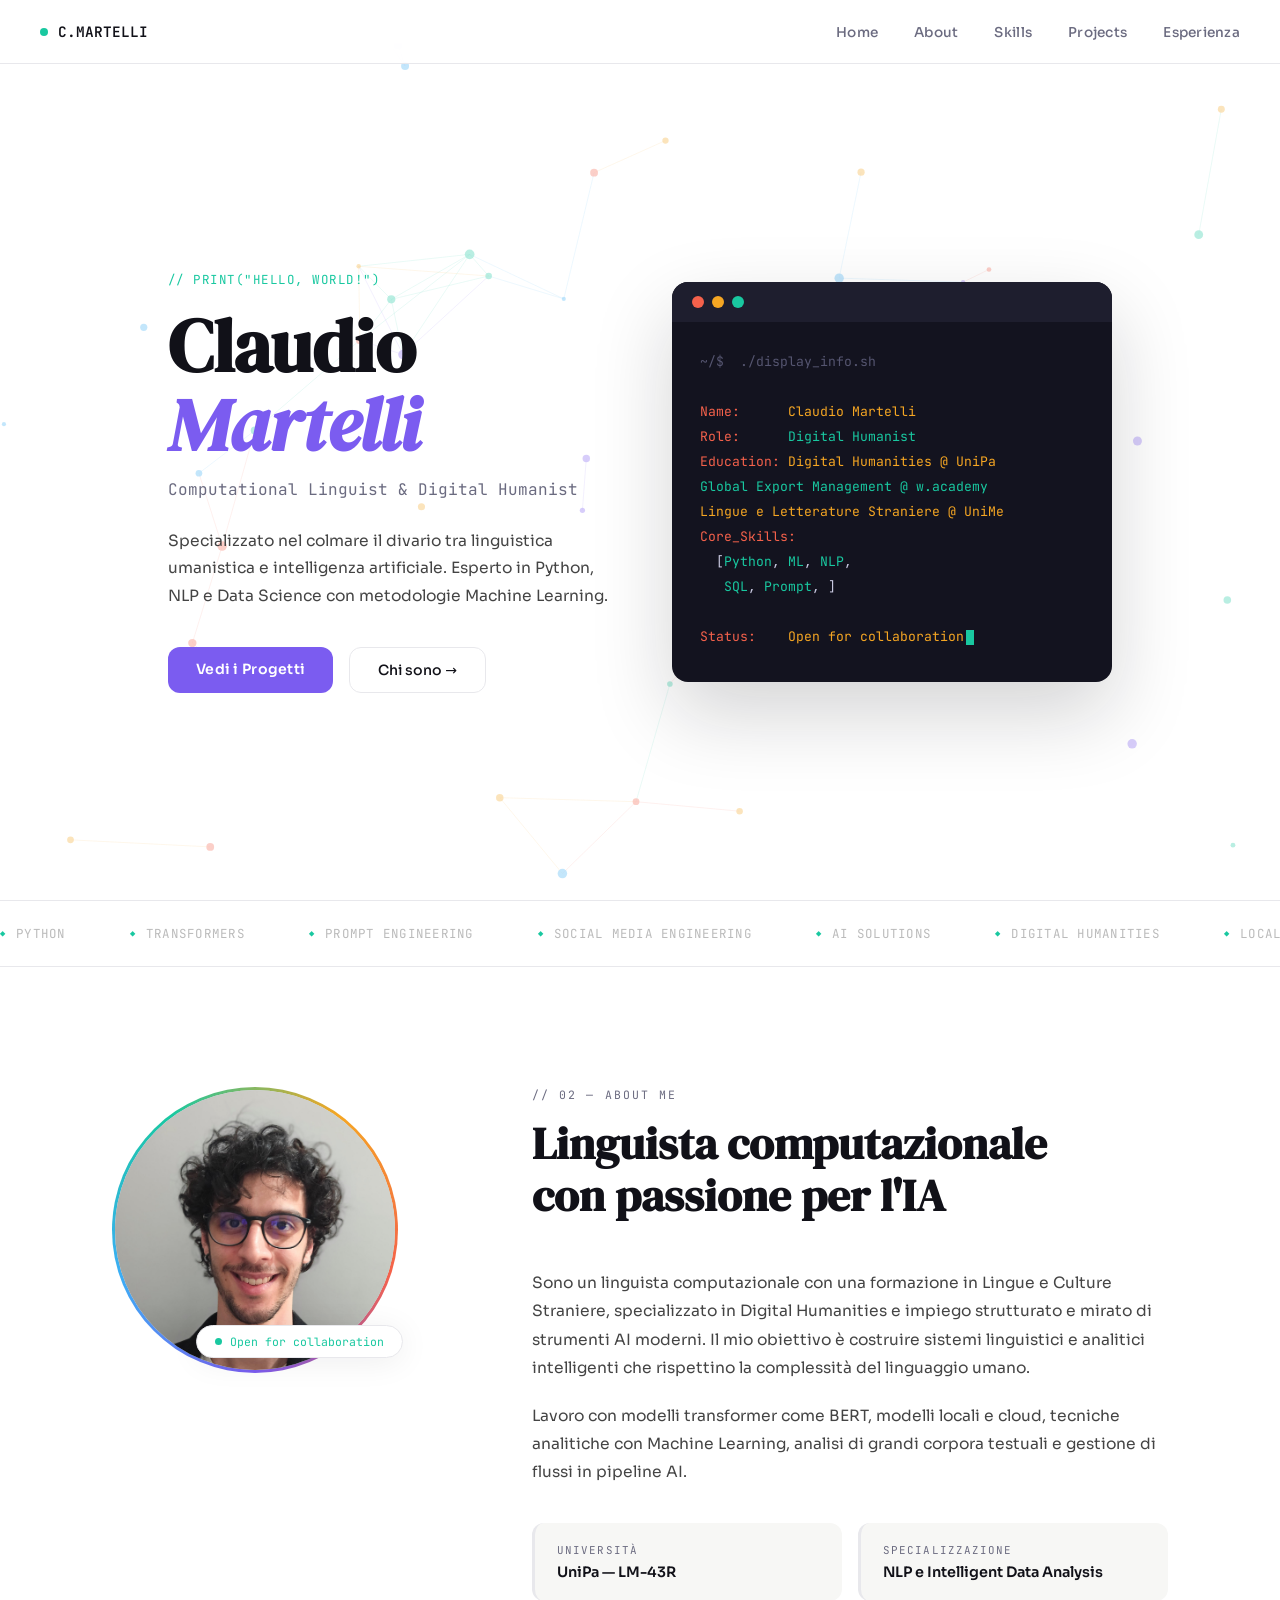
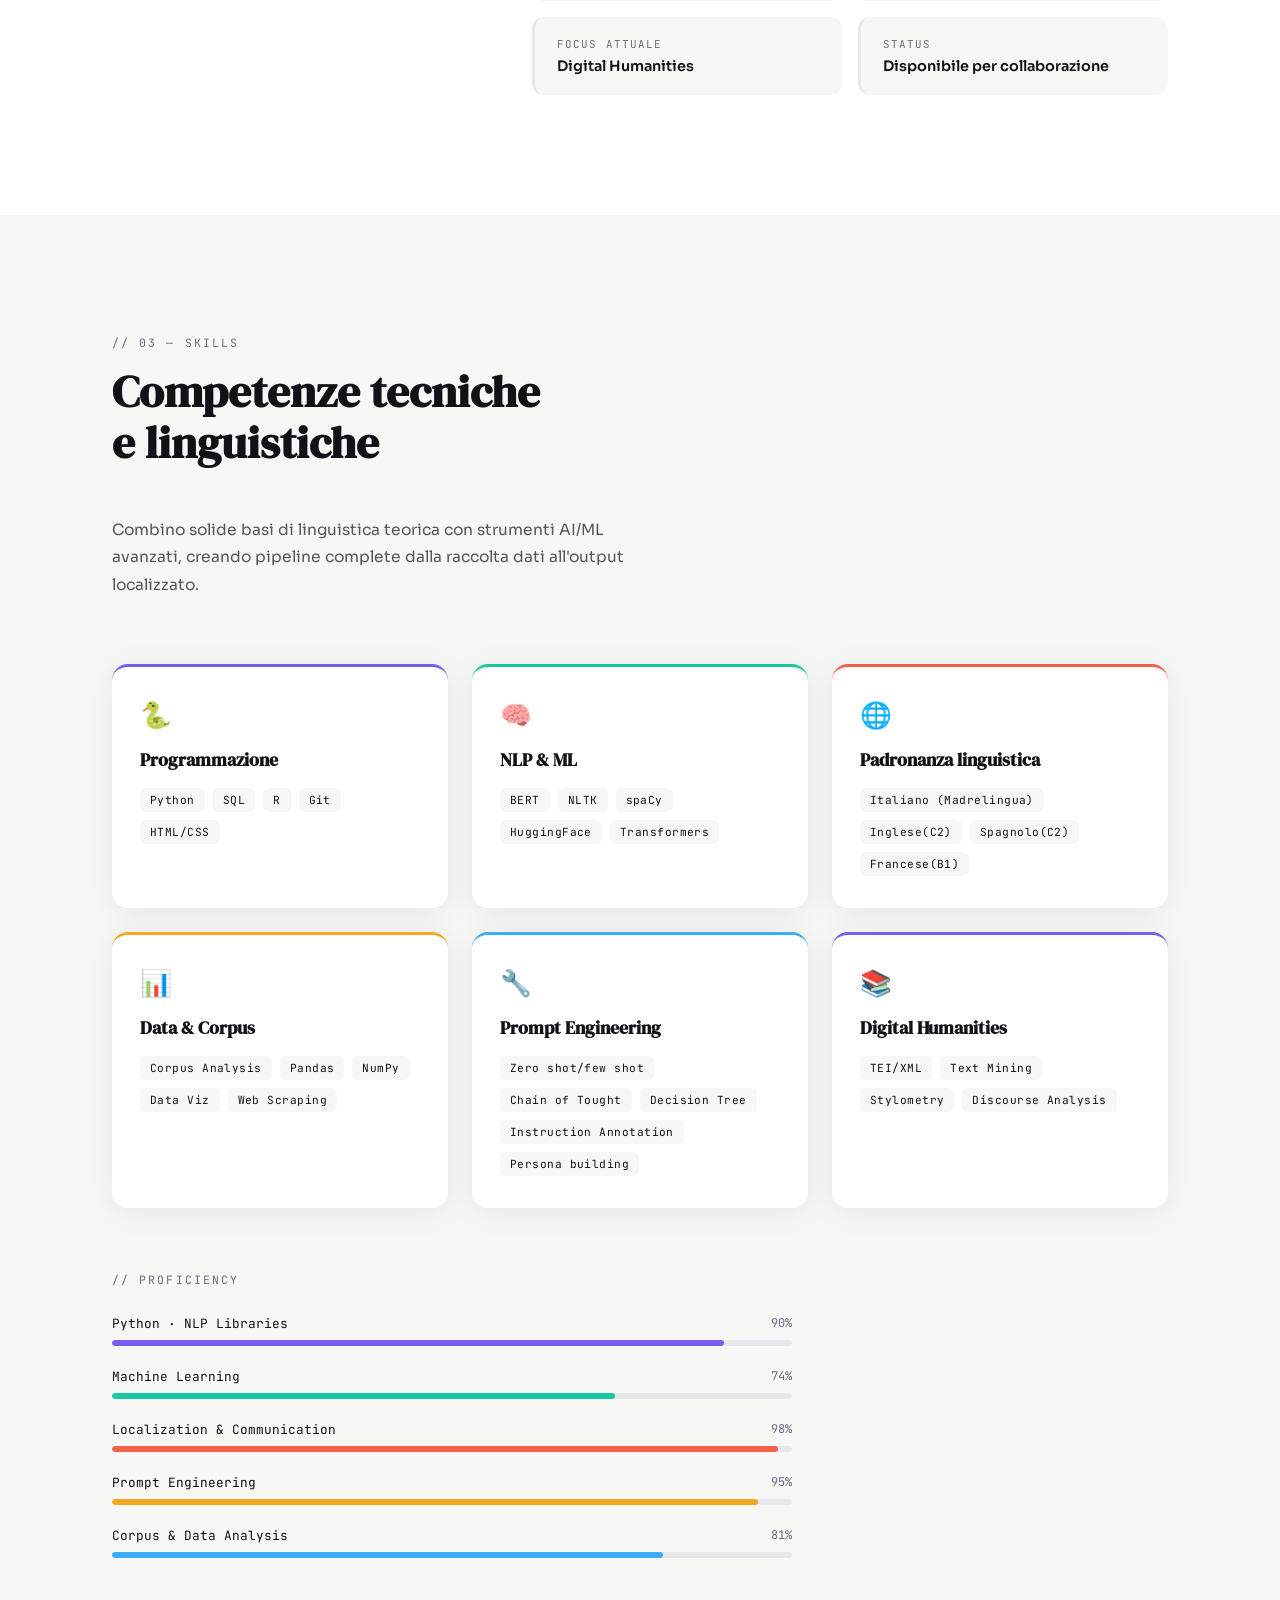
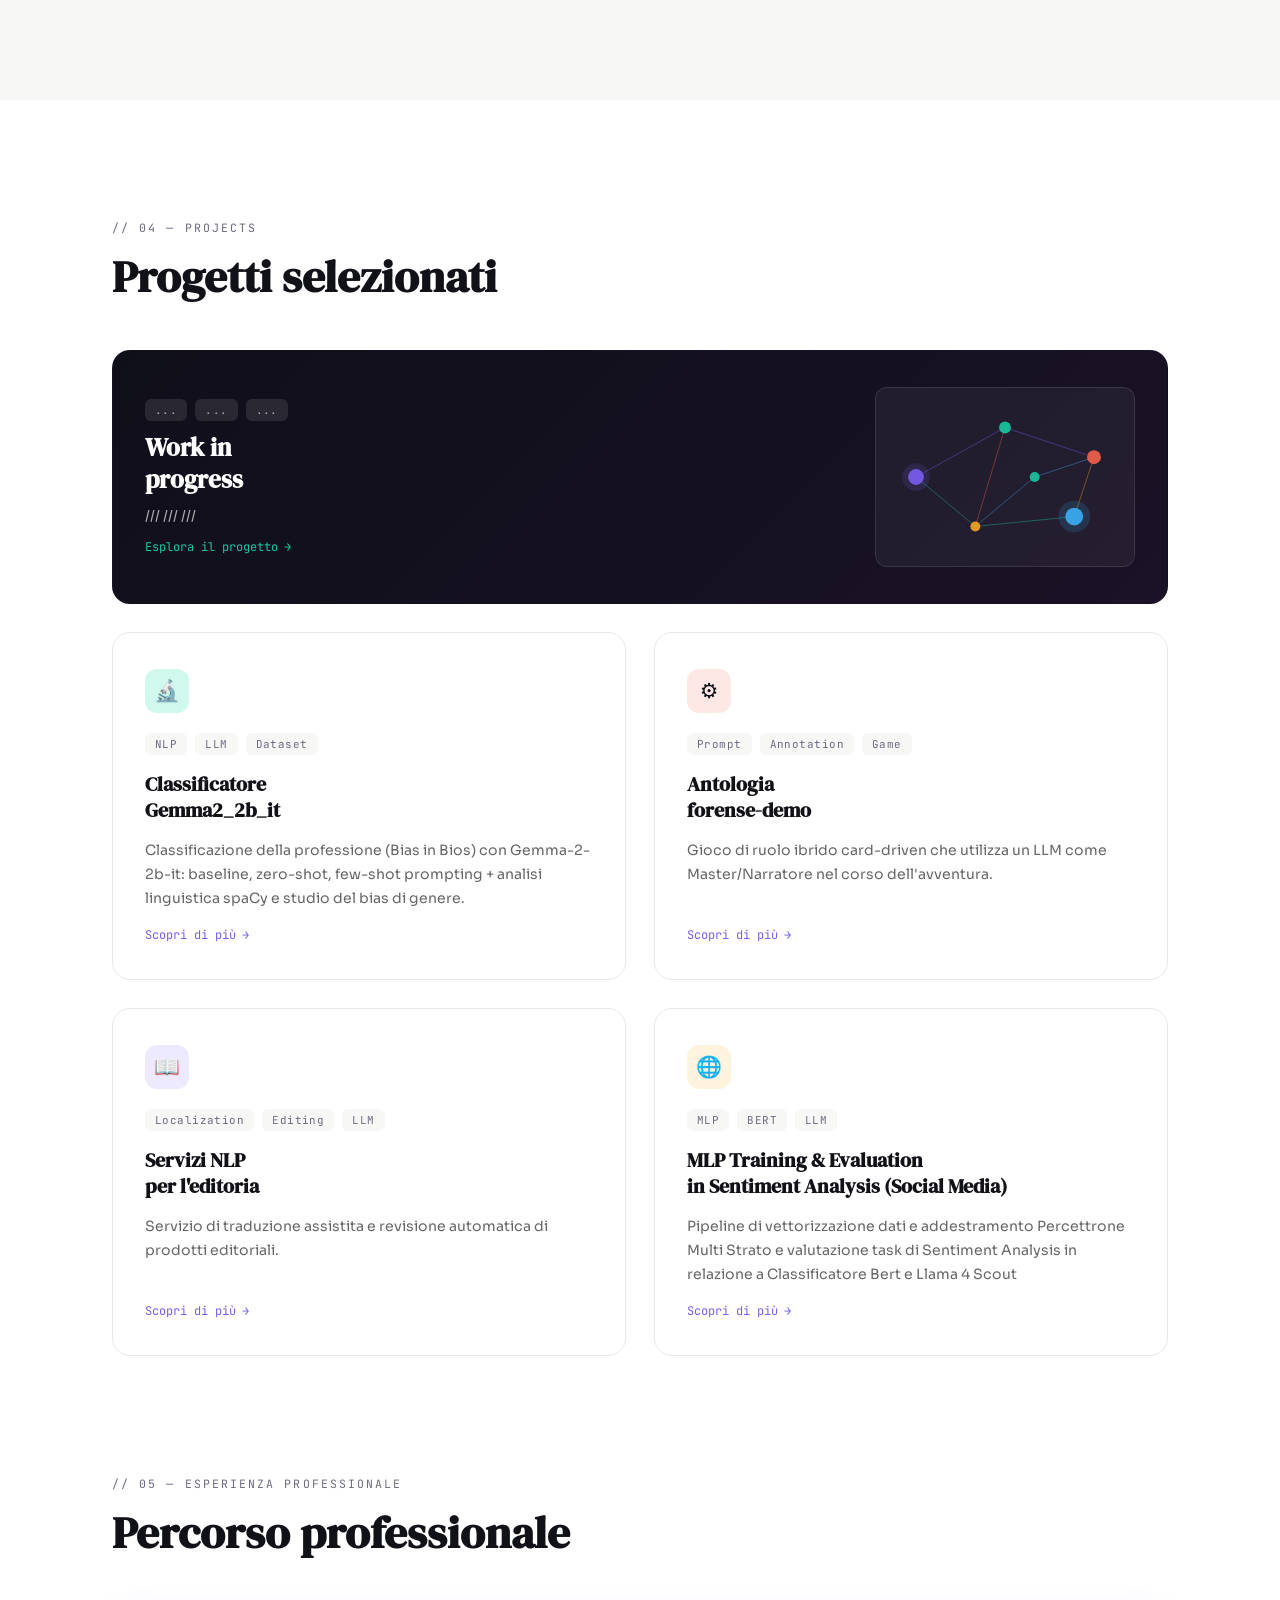
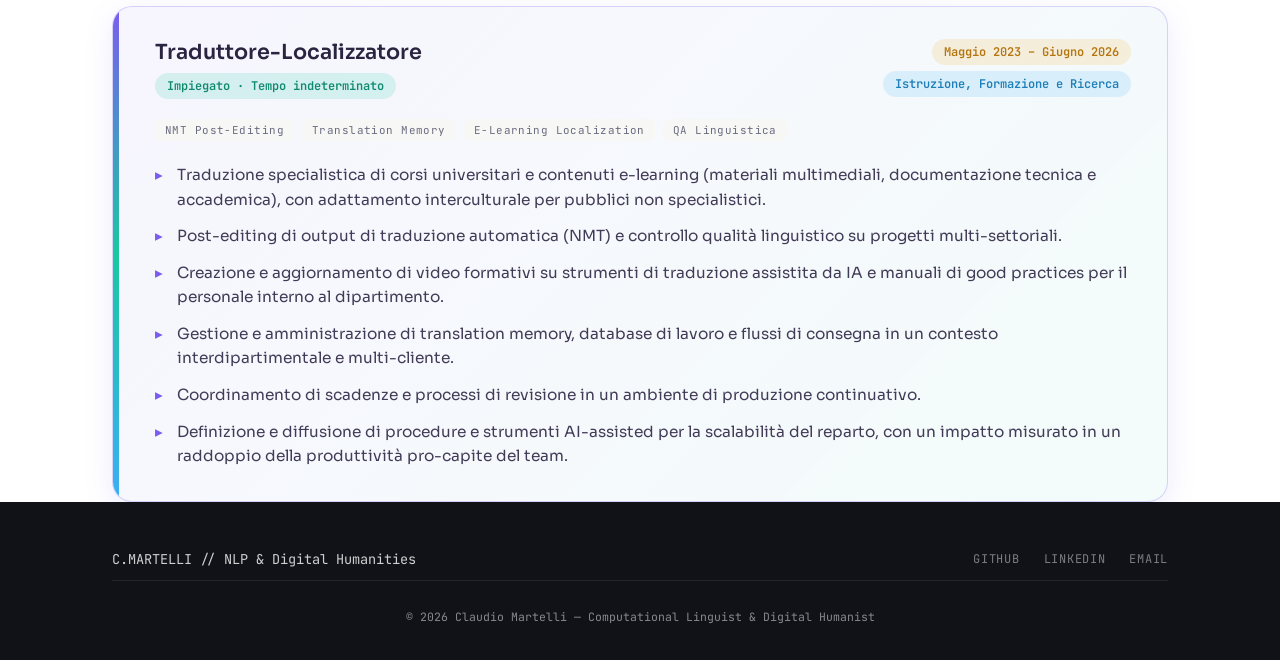
<file: index.html>
<!DOCTYPE html>
<html lang="it">
<head>
<meta charset="UTF-8">
<meta name="viewport" content="width=device-width, initial-scale=1.0">
<title>Claudio Martelli — NLP & Digital Humanities</title>
<link rel="preconnect" href="https://fonts.googleapis.com">
<link href="https://fonts.googleapis.com/css2?family=DM+Serif+Display:ital@0;1&family=JetBrains+Mono:wght@300;400;600&family=Sora:wght@300;400;500;600&display=swap" rel="stylesheet">
<link rel="stylesheet" href="styles.css">
<link rel="icon" type="image/svg+xml" href="favicon.svg">
<link rel="alternate icon" href="favicon.ico">
</head>
<body>

<!-- ── ANIMATED NETWORK CANVAS ── -->
<canvas id="network-canvas"></canvas>

<!-- ── NAVIGATION ── -->
<nav id="navbar">
  <div class="nav-logo">
    <div class="nav-logo-dot"></div>
    C.MARTELLI
  </div>
  <ul class="nav-links">
    <li><a href="#home">Home</a></li>
    <li><a href="#about">About</a></li>
    <li><a href="#skills">Skills</a></li>
    <li><a href="#projects">Projects</a></li>
    <li><a href="#experience">Esperienza</a></li>
  </ul>
</nav>

<!-- ────────────────────────────────────────
  SECTION 01 · HOME
──────────────────────────────────────── -->
<section id="home">
  <div class="container">
    <div class="hero-inner">

      <!-- LEFT -->
      <div>
        <div class="hero-eyebrow">// print("Hello, World!")</div>
        <h1 class="hero-name">Claudio<br><em>Martelli</em></h1>
        <p class="hero-role">Computational Linguist & Digital Humanist</p>
        <p class="hero-desc">
          Specializzato nel colmare il divario tra linguistica umanistica e
          intelligenza artificiale. Esperto in Python, NLP e Data Science
          con metodologie Machine Learning.
        </p>
        <div class="hero-cta">
          <a href="#projects" class="btn-primary">Vedi i Progetti</a>
          <a href="#about"    class="btn-outline">Chi sono →</a>
        </div>
      </div>

      <!-- RIGHT: terminal -->
      <div class="hero-terminal">
        <div class="terminal-bar">
          <span class="t-red"></span>
          <span class="t-amber"></span>
          <span class="t-green"></span>
        </div>
        <div class="terminal-body">
          <div class="t-comment">~/$&nbsp;&nbsp;./display_info.sh</div>
          <br>
          <div><span class="t-key">Name:</span>&nbsp;&nbsp;&nbsp;&nbsp;&nbsp;&nbsp;<span class="t-str">Claudio Martelli</span></div>
          <div><span class="t-key">Role:</span>&nbsp;&nbsp;&nbsp;&nbsp;&nbsp;&nbsp;<span class="t-val">Digital Humanist</span></div>
          <div><span class="t-key">Education:</span>&nbsp;<span class="t-str">Digital Humanities @ UniPa <br>
            <span class="t-val"> Global Export Management @ w.academy <br> </span>
            <span class="t-str">Lingue e Letterature Straniere @ UniMe </span></div>
          <div><span class="t-key">Core_Skills:</span></div>
          <div>&nbsp;&nbsp;[<span class="t-val">Python</span>, <span class="t-val">ML</span>, <span class="t-val">NLP</span>,</div>
          <div>&nbsp;&nbsp;&nbsp;<span class="t-val">SQL</span>, <span class="t-val">Prompt</span>, <span class="t-val"></span>]</div>
          <br>
          <div><span class="t-key">Status:</span>&nbsp;&nbsp;&nbsp;&nbsp;<span class="t-str">Open for collaboration</span><span class="t-cursor"></span></div>
        </div>
      </div>

    </div>
  </div>
</section>

<!-- STRIP -->
<div class="strip">
  <div class="strip-track" id="stripTrack">
    <span class="strip-item">Python</span>
    <span class="strip-item">Transformers</span>
    <span class="strip-item">Prompt Engineering</span>
    <span class="strip-item">Social Media Engineering</span>
    <span class="strip-item">AI solutions</span>
    <span class="strip-item">Digital Humanities</span>
    <span class="strip-item">Localization</span>
    <span class="strip-item">SQL</span>
    <span class="strip-item">Data Science</span>
    <span class="strip-item">Machine Translation</span>
    <span class="strip-item">Python</span>
    <span class="strip-item">Transformers</span>
    <span class="strip-item">Prompt Engineering</span>
    <span class="strip-item">Social Media Engineering</span>
    <span class="strip-item">AI solutions</span>
    <span class="strip-item">Digital Humanities</span>
    <span class="strip-item">Localization</span>
    <span class="strip-item">SQL</span>
    <span class="strip-item">Data Science</span>
    <span class="strip-item">Machine Translation</span>
  </div>
</div>

<!-- ────────────────────────────────────────
  SECTION 02 · ABOUT
──────────────────────────────────────── -->
<section id="about">
  <div class="container">
    <div class="about-grid fade-in">

      <!-- Photo -->
      <div class="about-photo-wrap">
        <div class="about-photo-ring">
          <div class="about-photo-frame">
            <img src="assets/foto.jpg" alt="Claudio Martelli" class="about-photo-img">
            <span class="about-photo-initials"></span>
            <div class="about-badge">Open for collaboration</div>
           </div>
        </div>
       </div>

      <!-- Text -->
      <div class="about-text">
        <div class="section-label">// 02 — About Me</div>
        <h2 class="section-title">Linguista computazionale<br>con passione per l'IA</h2>
        <p>
          Sono un linguista computazionale con una formazione in Lingue e Culture Straniere,
          specializzato in Digital Humanities e impiego strutturato e mirato di strumenti 
          AI moderni. Il mio obiettivo è costruire sistemi linguistici e analitici intelligenti
          che rispettino la complessità del linguaggio umano.
        </p>
        <p>
          Lavoro con modelli transformer come BERT, modelli locali e cloud,
          tecniche analitiche con Machine Learning, analisi di grandi corpora testuali 
          e gestione di flussi in pipeline AI.
        </p>

        <div class="about-facts">
          <div class="fact-card">
            <div class="fact-label">Università</div>
            <div class="fact-value">UniPa — LM-43R</div>
          </div>
          <div class="fact-card">
            <div class="fact-label">Specializzazione</div>
            <div class="fact-value">NLP e Intelligent Data Analysis</div>
          </div>
          <div class="fact-card">
            <div class="fact-label">Focus attuale</div>
            <div class="fact-value">Digital Humanities</div>
          </div>
          <div class="fact-card">
            <div class="fact-label">Status</div>
            <div class="fact-value">Disponibile per collaborazione</div>
          </div>
        </div>
      </div>
    </div>
  </div>
</section>

<!-- ────────────────────────────────────────
  SECTION 03 · SKILLS
──────────────────────────────────────── -->
<section id="skills">
  <div class="container">
    <div class="fade-in">
      <div class="section-label">// 03 — Skills</div>
      <h2 class="section-title">Competenze tecniche<br>e linguistiche</h2>
      <p class="skills-intro">
        Combino solide basi di linguistica teorica con strumenti AI/ML avanzati,
        creando pipeline complete dalla raccolta dati all'output localizzato.
      </p>
    </div>

    <div class="skills-grid fade-in">
      <div class="skill-group">
        <div class="skill-icon">🐍</div>
        <h3>Programmazione</h3>
        <div class="skill-chips">
          <span class="chip">Python</span>
          <span class="chip">SQL</span>
          <span class="chip">R</span>
          <span class="chip">Git</span>
          <span class="chip">HTML/CSS</span>
        </div>
      </div>
      <div class="skill-group">
        <div class="skill-icon">🧠</div>
        <h3>NLP &amp; ML</h3>
        <div class="skill-chips">
          <span class="chip">BERT</span>
          <span class="chip">NLTK</span>
          <span class="chip">spaCy</span>
          <span class="chip">HuggingFace</span>
          <span class="chip">Transformers</span>
        </div>
      </div>
      <div class="skill-group">
        <div class="skill-icon">🌐</div>
        <h3>Padronanza linguistica</h3>
        <div class="skill-chips">
          <span class="chip">Italiano (Madrelingua)</span>
          <span class="chip">Inglese(C2)</span>
          <span class="chip">Spagnolo(C2)</span>
          <span class="chip">Francese(B1)</span>
        </div>
      </div>
      <div class="skill-group">
        <div class="skill-icon">📊</div>
        <h3>Data &amp; Corpus</h3>
        <div class="skill-chips">
          <span class="chip">Corpus Analysis</span>
          <span class="chip">Pandas</span>
          <span class="chip">NumPy</span>
          <span class="chip">Data Viz</span>
          <span class="chip">Web Scraping</span>
        </div>
      </div>
      <div class="skill-group">
        <div class="skill-icon">🔧</div>
        <h3>Prompt Engineering</h3>
        <div class="skill-chips">
          <span class="chip">Zero shot/few shot</span>
          <span class="chip">Chain of Tought</span>
          <span class="chip">Decision Tree</span>
          <span class="chip">Instruction Annotation</span>
          <span class="chip">Persona building</span>
        </div>
      </div>
      <div class="skill-group">
        <div class="skill-icon">📚</div>
        <h3>Digital Humanities</h3>
        <div class="skill-chips">
          <span class="chip">TEI/XML</span>
          <span class="chip">Text Mining</span>
          <span class="chip">Stylometry</span>
          <span class="chip">Discourse Analysis</span>
        </div>
      </div>
    </div>

    <!-- Skill bars -->
    <div class="skill-bar-list fade-in" style="max-width: 680px; margin-top: 64px;">
      <div class="section-label" style="margin-bottom: 28px;">// Proficiency</div>
      <div class="skill-bar-item" data-pct="90">
        <div class="skill-bar-header">
          <span class="skill-bar-name">Python · NLP Libraries</span>
          <span class="skill-bar-pct">90%</span>
        </div>
        <div class="skill-bar-track">
          <div class="skill-bar-fill bar-violet"></div>
        </div>
      </div>
      <div class="skill-bar-item" data-pct="74">
        <div class="skill-bar-header">
          <span class="skill-bar-name">Machine Learning</span>
          <span class="skill-bar-pct">74%</span>
        </div>
        <div class="skill-bar-track">
          <div class="skill-bar-fill bar-teal"></div>
        </div>
      </div>
      <div class="skill-bar-item" data-pct="98">
        <div class="skill-bar-header">
          <span class="skill-bar-name">Localization & Communication</span>
          <span class="skill-bar-pct">98%</span>
        </div>
        <div class="skill-bar-track">
          <div class="skill-bar-fill bar-coral"></div>
        </div>
      </div>
      <div class="skill-bar-item" data-pct="95">
        <div class="skill-bar-header">
          <span class="skill-bar-name">Prompt Engineering</span>
          <span class="skill-bar-pct">95%</span>
        </div>
        <div class="skill-bar-track">
          <div class="skill-bar-fill bar-amber"></div>
        </div>
      </div>
      <div class="skill-bar-item" data-pct="81">
        <div class="skill-bar-header">
          <span class="skill-bar-name">Corpus &amp; Data Analysis</span>
          <span class="skill-bar-pct">81%</span>
        </div>
        <div class="skill-bar-track">
          <div class="skill-bar-fill bar-sky"></div>
        </div>
      </div>
    </div>
  </div>
</section>

<!-- ────────────────────────────────────────
  SECTION 04 · PROJECTS
──────────────────────────────────────── -->
<section id="projects">
  <div class="container">
    <div class="fade-in">
      <div class="section-label">// 04 — Projects</div>
      <h2 class="section-title">Progetti selezionati</h2>
    </div>

    <div class="projects-grid fade-in">

      <!-- Featured -->
      <div class="project-card featured">
        <div class="project-meta">
          <div class="project-tags">
            <span class="project-tag">...</span>
            <span class="project-tag">...</span>
            <span class="project-tag">...</span>
          </div>
          <h3 class="project-title">Work in<br>progress</h3>
          <p class="project-desc">
            ///
            ///
            ///
          </p>
          <a href="#" class="project-link">Esplora il progetto</a>
        </div>
        <div class="featured-visual">
          <svg class="mini-network" viewBox="0 0 260 180" xmlns="http://www.w3.org/2000/svg">
            <g opacity=".4">
              <line x1="40" y1="90" x2="130" y2="40" stroke="#7b5cf0" stroke-width="1"/>
              <line x1="130" y1="40" x2="220" y2="70" stroke="#7b5cf0" stroke-width="1"/>
              <line x1="40" y1="90" x2="100" y2="140" stroke="#19c8a0" stroke-width="1"/>
              <line x1="100" y1="140" x2="200" y2="130" stroke="#19c8a0" stroke-width="1"/>
              <line x1="130" y1="40" x2="100" y2="140" stroke="#f4614b" stroke-width="1"/>
              <line x1="220" y1="70" x2="200" y2="130" stroke="#f5a623" stroke-width="1"/>
              <line x1="160" y1="90" x2="220" y2="70" stroke="#3baef5" stroke-width="1"/>
              <line x1="160" y1="90" x2="100" y2="140" stroke="#3baef5" stroke-width="1"/>
            </g>
            <circle cx="40"  cy="90"  r="8"  fill="#7b5cf0" opacity=".9"/>
            <circle cx="130" cy="40"  r="6"  fill="#19c8a0" opacity=".9"/>
            <circle cx="220" cy="70"  r="7"  fill="#f4614b" opacity=".9"/>
            <circle cx="100" cy="140" r="5"  fill="#f5a623" opacity=".9"/>
            <circle cx="200" cy="130" r="9"  fill="#3baef5" opacity=".9"/>
            <circle cx="160" cy="90"  r="5"  fill="#19c8a0" opacity=".9"/>
            <circle cx="40"  cy="90"  r="14" fill="#7b5cf0" opacity=".15"/>
            <circle cx="200" cy="130" r="16" fill="#3baef5" opacity=".15"/>
          </svg>
        </div>
      </div>

      <!-- Card 2 -->
      <div class="project-card">
        <div class="project-accent pa-teal">🔬</div>
        <div class="project-tags">
          <span class="project-tag">NLP</span>
          <span class="project-tag">LLM</span>
          <span class="project-tag">Dataset</span>
        </div>
        <h3 class="project-title">Classificatore<br>Gemma2_2b_it</h3>
        <p class="project-desc">
          Classificazione della professione (Bias in Bios) con Gemma-2-2b-it: 
          baseline, zero-shot, few-shot prompting + analisi linguistica spaCy 
          e studio del bias di genere.
        </p>
        <a href="https://github.com/claudio-martelli/Gemma2-2b_as_classificator-Bias_in_Bios-" class="project-link">Scopri di più</a>
      </div>

      <!-- Card 3 -->
      <div class="project-card">
        <div class="project-accent pa-coral">⚙️</div>
        <div class="project-tags">
          <span class="project-tag">Prompt</span>
          <span class="project-tag">Annotation</span>
          <span class="project-tag">Game</span>
        </div>
        <h3 class="project-title">Antologia<br>forense-demo</h3>
        <p class="project-desc">
          Gioco di ruolo ibrido card-driven che utilizza un LLM
          come Master/Narratore nel corso dell'avventura.
        </p>
        <a href="https://github.com/claudio-martelli/antologia-forense-demo/" class="project-link">Scopri di più</a>
      </div>

      <!-- Card 4 -->
      <div class="project-card">
        <div class="project-accent pa-violet">📖</div>
        <div class="project-tags">
          <span class="project-tag">Localization</span>
          <span class="project-tag">Editing</span>
          <span class="project-tag">LLM</span>
        </div>
        <h3 class="project-title">Servizi NLP<br>per l'editoria</h3>
        <p class="project-desc">
          Servizio di traduzione assistita e revisione automatica
          di prodotti editoriali.
        </p>
        <a href="https://github.com/claudio-martelli/Editing_IA_tools" class="project-link">Scopri di più</a>
      </div>

      <!-- Card 5 -->
      <div class="project-card">
        <div class="project-accent pa-amber">🌐</div>
        <div class="project-tags">
          <span class="project-tag">MLP</span>
          <span class="project-tag">BERT</span>
          <span class="project-tag">LLM</span>
        </div>
        <h3 class="project-title">MLP Training & Evaluation<br>in Sentiment Analysis (Social Media)</h3>
        <p class="project-desc">
          Pipeline di vettorizzazione dati e addestramento Percettrone Multi Strato e
          valutazione task di Sentiment Analysis in relazione a Classificatore Bert e Llama 4 Scout
        </p>
        <a href="https://github.com/claudio-martelli/MLPvsBERTvsLLM_Sentiment_Analysis_ita" class="project-link">Scopri di più</a>
      </div>
    </div>
  </div>
</section>
  
<!-- ────────────────────────────────────────
  SECTION 05 · EXPERIENCE
──────────────────────────────────────── -->
<section id="experience">
  <div class="container">
    <div class="fade-in">
      <div class="section-label">// 05 — Esperienza professionale</div>
      <h2 class="section-title">Percorso professionale</h2>
    </div>

    <div class="exp-list fade-in">
      <div class="exp-card">
        <div class="exp-accent-bar"></div>
        <div class="exp-body">

          <div class="exp-header">
            <div class="exp-role">
              <h3 class="exp-title">Traduttore-Localizzatore</h3>
              <span class="exp-contract-badge">Impiegato · Tempo indeterminato</span>
            </div>
            <div class="exp-meta">
              <span class="exp-period-badge">Maggio 2023 – Giugno 2026</span>
              <span class="exp-sector-badge">Istruzione, Formazione e Ricerca</span>
            </div>
          </div>

          <div class="exp-tags">
            <span class="project-tag">NMT Post-Editing</span>
            <span class="project-tag">Translation Memory</span>
            <span class="project-tag">E-Learning Localization</span>
            <span class="project-tag">QA Linguistica</span>
          </div>

          <ul class="exp-bullets">
            <li>Traduzione specialistica di corsi universitari e contenuti e-learning (materiali multimediali, documentazione tecnica e accademica), con adattamento interculturale per pubblici non specialistici.</li>
            <li>Post-editing di output di traduzione automatica (NMT) e controllo qualità linguistico su progetti multi-settoriali.</li>
            <li>Creazione e aggiornamento di video formativi su strumenti di traduzione assistita da IA e manuali di good practices per il personale interno al dipartimento.</li>
            <li>Gestione e amministrazione di translation memory, database di lavoro e flussi di consegna in un contesto interdipartimentale e multi-cliente.</li>
            <li>Coordinamento di scadenze e processi di revisione in un ambiente di produzione continuativo.</li>
            <li>Definizione e diffusione di procedure e strumenti AI-assisted per la scalabilità del reparto, con un impatto misurato in un raddoppio della produttività pro-capite del team.</li>
          </ul>

        </div>
      </div>
    </div>
  </div>
</section>

<!-- ── FOOTER ── -->
<footer>
  <div class="container">
    <div class="footer-inner">
      <div class="footer-logo">C.MARTELLI // NLP & Digital Humanities</div>
      <div class="footer-links">
        <a href="https://github.com/claudio-martelli">GitHub</a>
        <a href="https://www.linkedin.com/in/claudio-martelli/">LinkedIn</a>
        <a href="claudio.martelli.1998@gmail.com">Email</a>
      </div>
    </div>
    <div class="footer-copy">
      © 2026 Claudio Martelli — Computational Linguist & Digital Humanist
    </div>
  </div>
  <script>  
/* ── NETWORK CANVAS ── */
(function() {
  const canvas = document.getElementById('network-canvas');
  const ctx    = canvas.getContext('2d');
  const colors = ['#7b5cf0','#19c8a0','#f4614b','#f5a623','#3baef5'];
  let W, H, nodes;

  function resize() {
    W = canvas.width  = window.innerWidth;
    H = canvas.height = window.innerHeight;
  }

  function initNodes(n) {
    nodes = Array.from({length: n}, (_, i) => ({
      x: Math.random() * W,
      y: Math.random() * H,
      vx: (Math.random() - .5) * .35,
      vy: (Math.random() - .5) * .35,
      r:  2 + Math.random() * 3,
      c:  colors[i % colors.length]
    }));
  }

  function draw() {
    ctx.clearRect(0, 0, W, H);
    const D = 140;
    for (let i = 0; i < nodes.length; i++) {
      for (let j = i + 1; j < nodes.length; j++) {
        const dx = nodes[i].x - nodes[j].x;
        const dy = nodes[i].y - nodes[j].y;
        const d  = Math.hypot(dx, dy);
        if (d < D) {
          ctx.beginPath();
          ctx.moveTo(nodes[i].x, nodes[i].y);
          ctx.lineTo(nodes[j].x, nodes[j].y);
          ctx.strokeStyle = nodes[i].c + '33';
          ctx.lineWidth   = 1;
          ctx.stroke();
        }
      }
    }
    for (const n of nodes) {
      ctx.beginPath();
      ctx.arc(n.x, n.y, n.r, 0, Math.PI * 2);
      ctx.fillStyle = n.c + 'aa';
      ctx.fill();

      n.x += n.vx;
      n.y += n.vy;
      if (n.x < 0 || n.x > W) n.vx *= -1;
      if (n.y < 0 || n.y > H) n.vy *= -1;
    }
    requestAnimationFrame(draw);
  }

  resize();
  initNodes(42);
  draw();
  window.addEventListener('resize', () => { resize(); initNodes(42); });
})();

/* ── NAVBAR SCROLL ── */
window.addEventListener('scroll', () => {
  document.getElementById('navbar').classList.toggle('scrolled', window.scrollY > 20);
});

/* ── FADE-IN ON SCROLL ── */
const observer = new IntersectionObserver(entries => {
  entries.forEach(e => { if (e.isIntersecting) e.target.classList.add('visible'); });
}, { threshold: .12 });
document.querySelectorAll('.fade-in').forEach(el => observer.observe(el));

/* ── SKILL BARS ── */
const barObserver = new IntersectionObserver(entries => {
  entries.forEach(e => {
    if (!e.isIntersecting) return;
    const pct = e.target.dataset.pct;
    e.target.querySelector('.skill-bar-fill').style.width = pct + '%';
    barObserver.unobserve(e.target);
  });
}, { threshold: .5 });
document.querySelectorAll('.skill-bar-item').forEach(el => barObserver.observe(el));
</script>  
</footer>
</body>
</html>
</file>
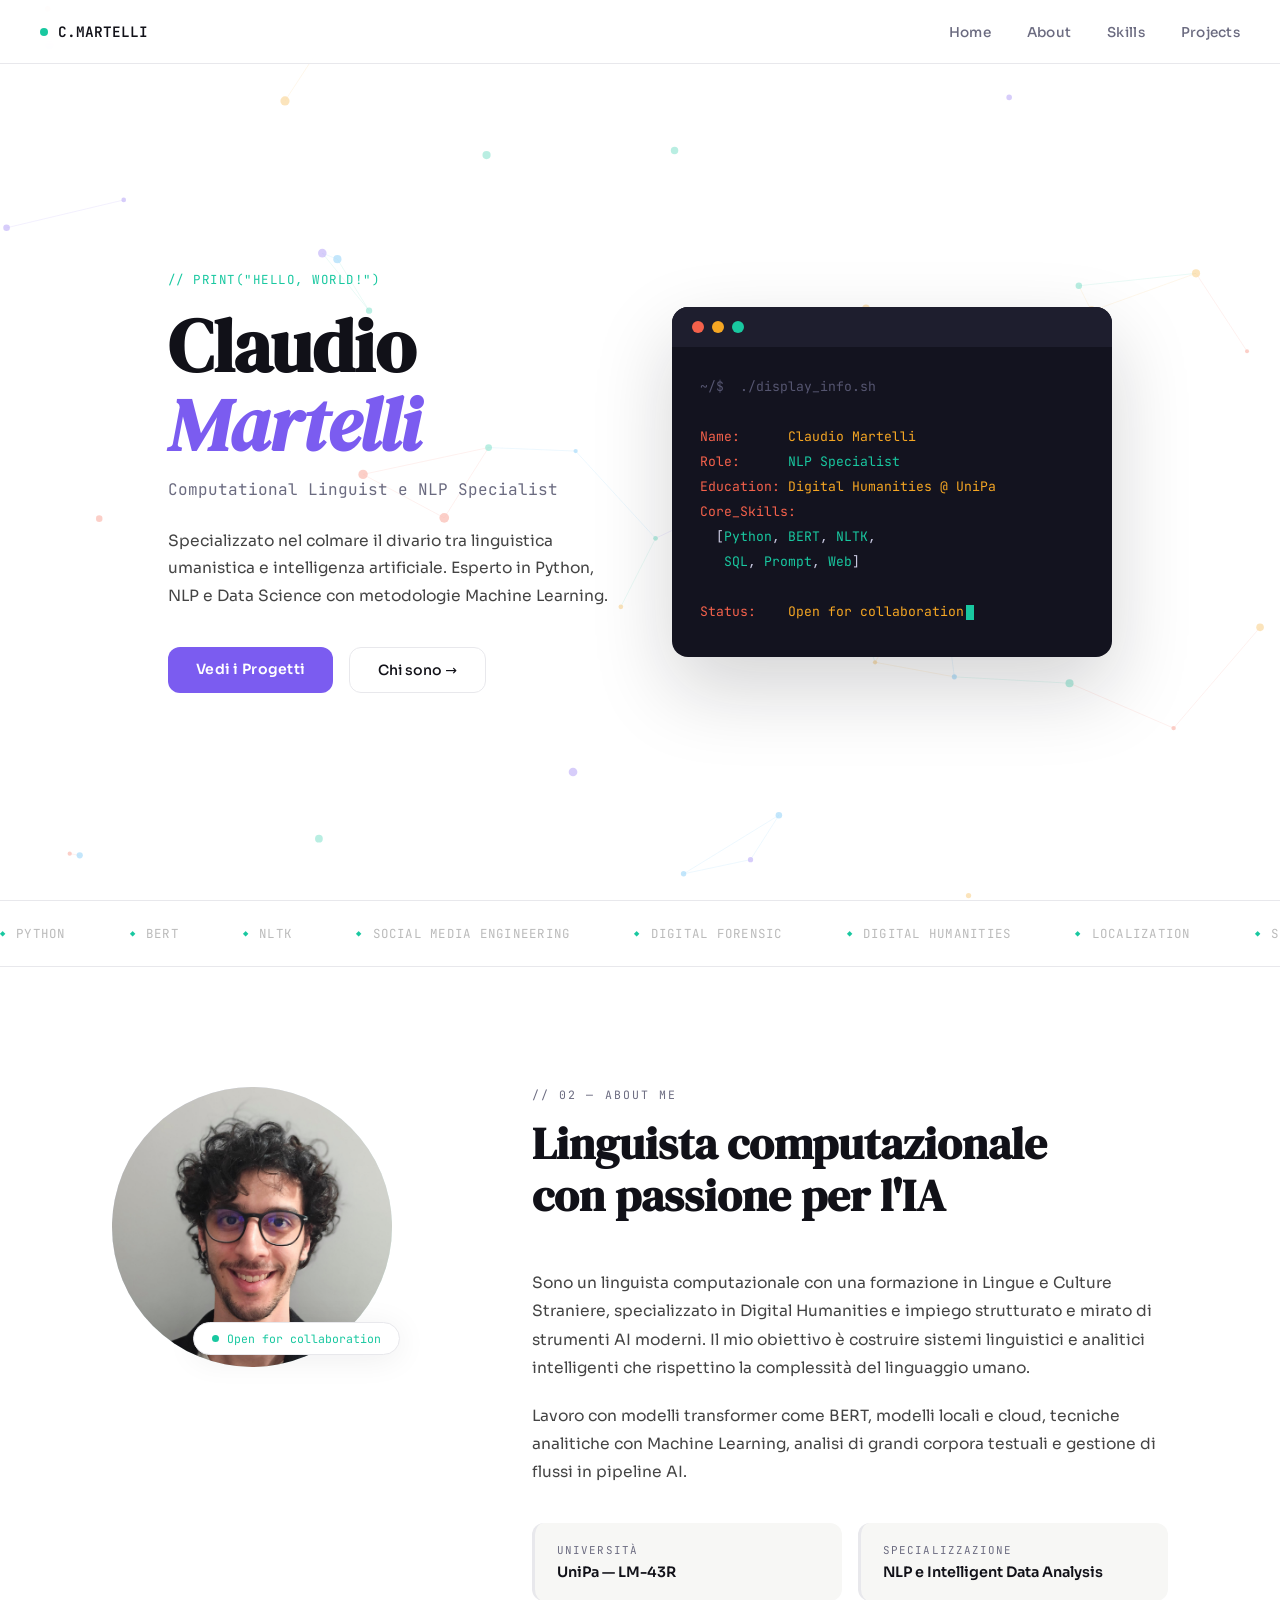
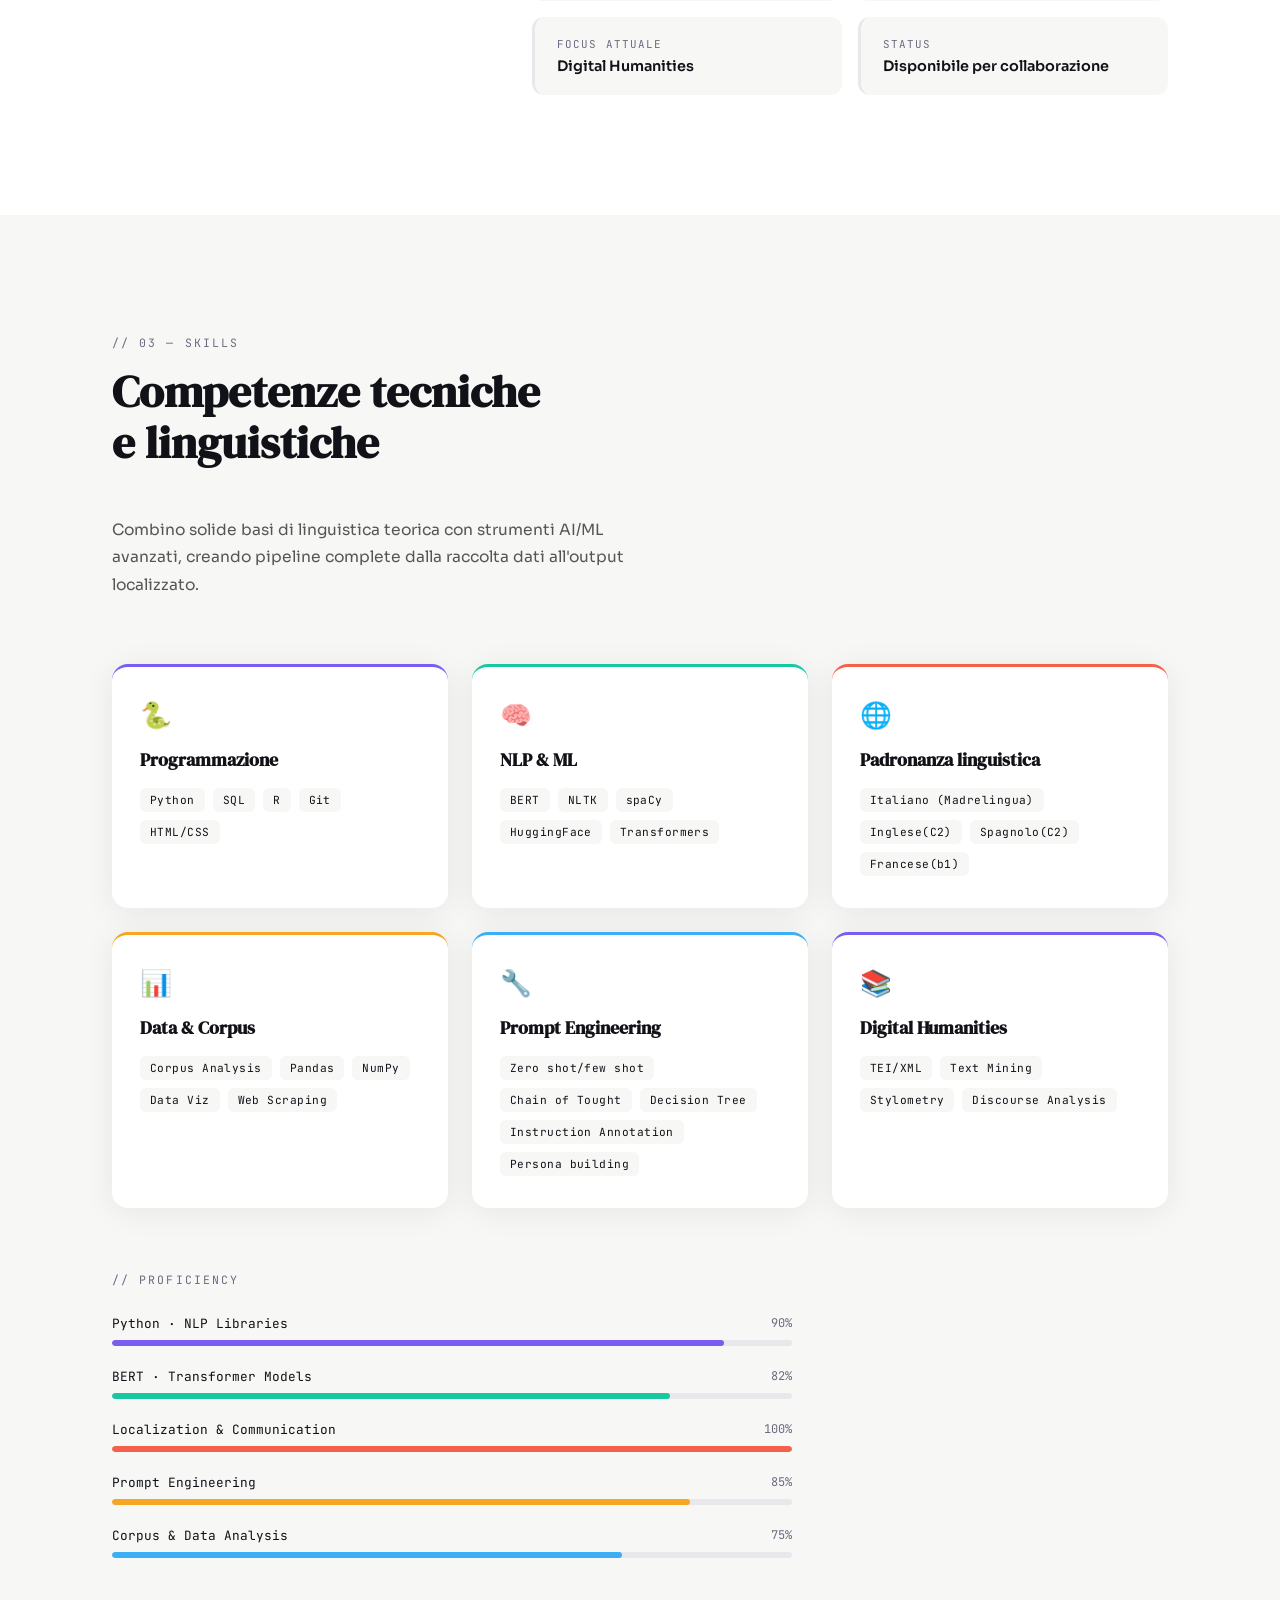
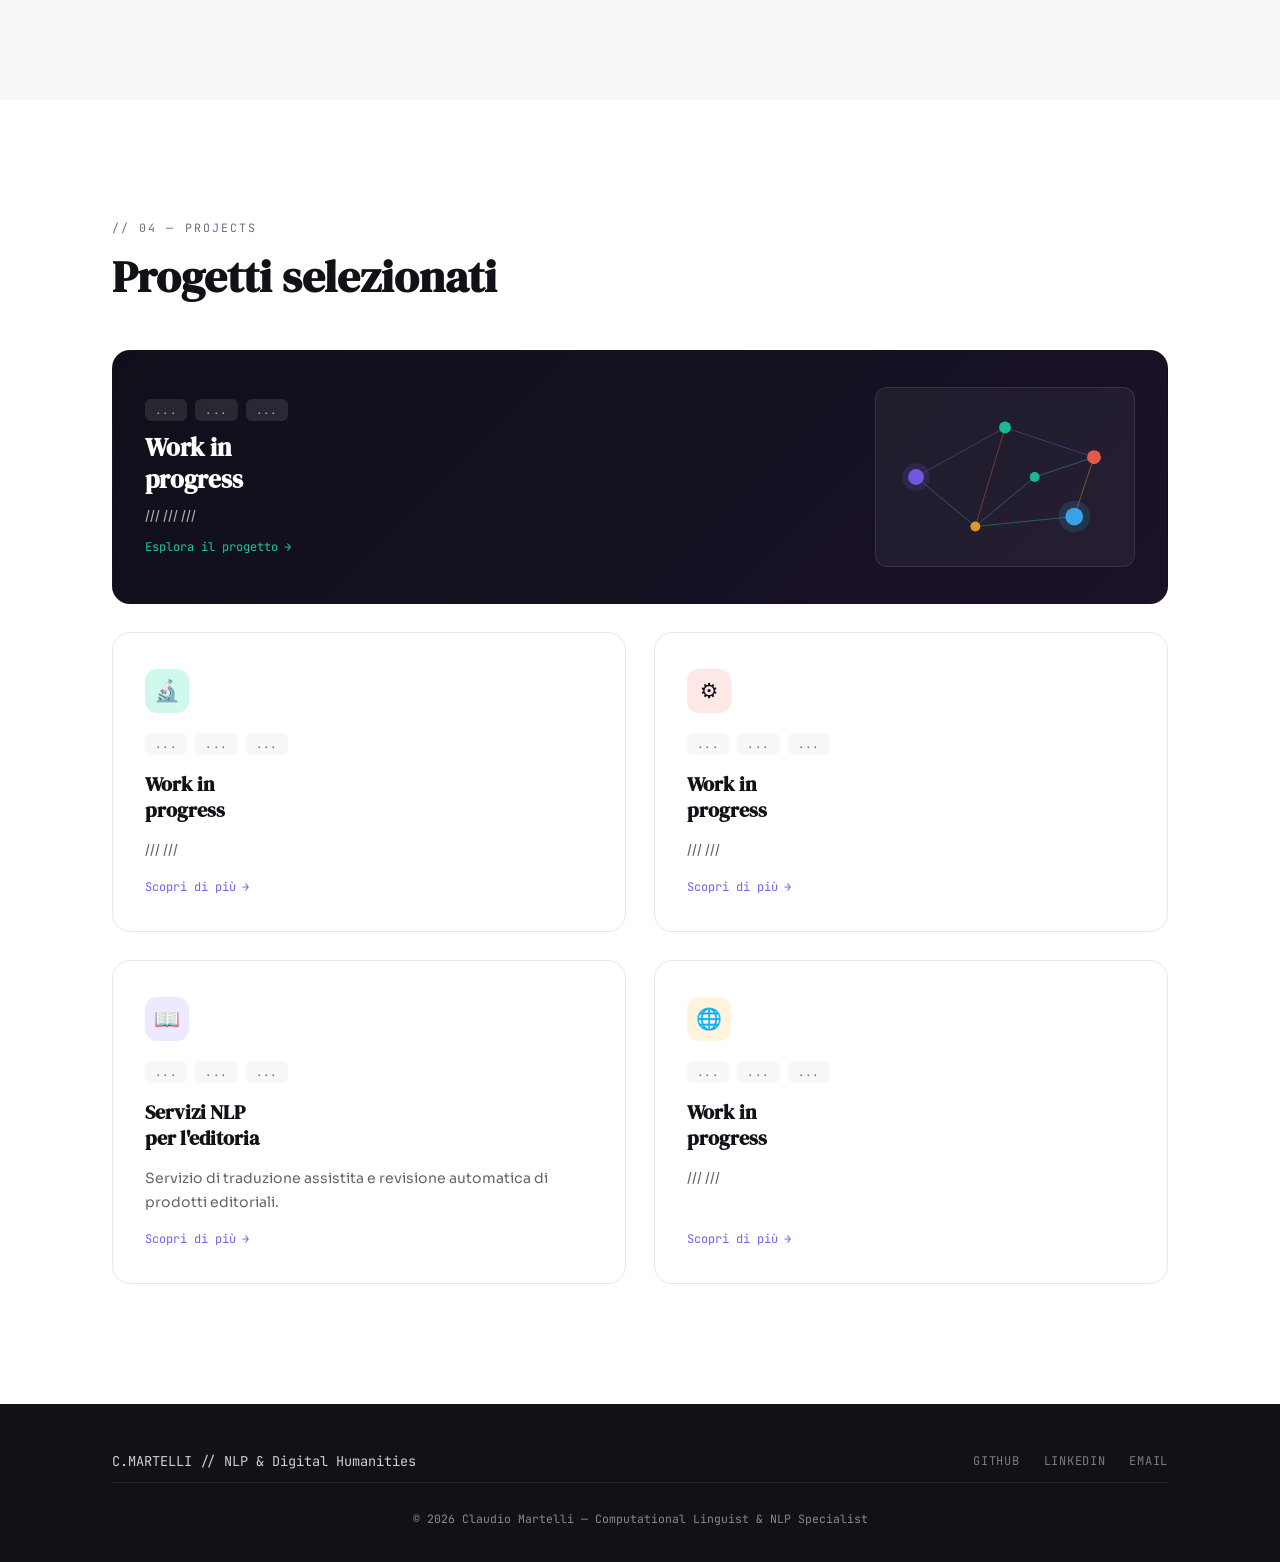
<file: main.html>
<!DOCTYPE html>
<html lang="it">
<head>
<meta charset="UTF-8">
<meta name="viewport" content="width=device-width, initial-scale=1.0">
<title>Claudio Martelli — NLP & Digital Humanities</title>
<link rel="preconnect" href="https://fonts.googleapis.com">
<link href="https://fonts.googleapis.com/css2?family=DM+Serif+Display:ital@0;1&family=JetBrains+Mono:wght@300;400;600&family=Sora:wght@300;400;500;600&display=swap" rel="stylesheet">
<link rel="stylesheet" href="styles.css">
</head>
<body>

<!-- ── ANIMATED NETWORK CANVAS ── -->
<canvas id="network-canvas"></canvas>

<!-- ── NAVIGATION ── -->
<nav id="navbar">
  <div class="nav-logo">
    <div class="nav-logo-dot"></div>
    C.MARTELLI
  </div>
  <ul class="nav-links">
    <li><a href="#home">Home</a></li>
    <li><a href="#about">About</a></li>
    <li><a href="#skills">Skills</a></li>
    <li><a href="#projects">Projects</a></li>
  </ul>
</nav>

<!-- ────────────────────────────────────────
  SECTION 01 · HOME
──────────────────────────────────────── -->
<section id="home">
  <div class="container">
    <div class="hero-inner">

      <!-- LEFT -->
      <div>
        <div class="hero-eyebrow">// print("Hello, World!")</div>
        <h1 class="hero-name">Claudio<br><em>Martelli</em></h1>
        <p class="hero-role">Computational Linguist e NLP Specialist</p>
        <p class="hero-desc">
          Specializzato nel colmare il divario tra linguistica umanistica e
          intelligenza artificiale. Esperto in Python, NLP e Data Science
          con metodologie Machine Learning.
        </p>
        <div class="hero-cta">
          <a href="#projects" class="btn-primary">Vedi i Progetti</a>
          <a href="#about"    class="btn-outline">Chi sono →</a>
        </div>
      </div>

      <!-- RIGHT: terminal -->
      <div class="hero-terminal">
        <div class="terminal-bar">
          <span class="t-red"></span>
          <span class="t-amber"></span>
          <span class="t-green"></span>
        </div>
        <div class="terminal-body">
          <div class="t-comment">~/$&nbsp;&nbsp;./display_info.sh</div>
          <br>
          <div><span class="t-key">Name:</span>&nbsp;&nbsp;&nbsp;&nbsp;&nbsp;&nbsp;<span class="t-str">Claudio Martelli</span></div>
          <div><span class="t-key">Role:</span>&nbsp;&nbsp;&nbsp;&nbsp;&nbsp;&nbsp;<span class="t-val">NLP Specialist</span></div>
          <div><span class="t-key">Education:</span>&nbsp;<span class="t-str">Digital Humanities @ UniPa</span></div>
          <div><span class="t-key">Core_Skills:</span></div>
          <div>&nbsp;&nbsp;[<span class="t-val">Python</span>, <span class="t-val">BERT</span>, <span class="t-val">NLTK</span>,</div>
          <div>&nbsp;&nbsp;&nbsp;<span class="t-val">SQL</span>, <span class="t-val">Prompt</span>, <span class="t-val">Web</span>]</div>
          <br>
          <div><span class="t-key">Status:</span>&nbsp;&nbsp;&nbsp;&nbsp;<span class="t-str">Open for collaboration</span><span class="t-cursor"></span></div>
        </div>
      </div>

    </div>
  </div>
</section>

<!-- STRIP -->
<div class="strip">
  <div class="strip-track" id="stripTrack">
    <span class="strip-item">Python</span>
    <span class="strip-item">BERT</span>
    <span class="strip-item">NLTK</span>
    <span class="strip-item">Social Media Engineering</span>
    <span class="strip-item">Digital Forensic</span>
    <span class="strip-item">Digital Humanities</span>
    <span class="strip-item">Localization</span>
    <span class="strip-item">SQL</span>
    <span class="strip-item">Data Science</span>
    <span class="strip-item">Machine Translation</span>
    <span class="strip-item">Python</span>
    <span class="strip-item">BERT</span>
    <span class="strip-item">NLTK</span>
    <span class="strip-item">Social Media Engineering<</span>
    <span class="strip-item">Digital Forensic</span>
    <span class="strip-item">Digital Humanities</span>
    <span class="strip-item">Localization</span>
    <span class="strip-item">SQL</span>
    <span class="strip-item">Data Science</span>
    <span class="strip-item">Machine Translation</span>
  </div>
</div>

<!-- ────────────────────────────────────────
  SECTION 02 · ABOUT
──────────────────────────────────────── -->
<section id="about">
  <div class="container">
    <div class="about-grid fade-in">

      <!-- Photo -->
      <div class="about-photo-wrap">
        <div class="about-photo-frame">
          <img src="assets/foto.jpg" alt="Claudio Martelli" class="about-photo-img">
          <span class="about-photo-initials"></span>
          <div class="about-badge">Open for collaboration</div>
        </div>
      </div>

      <!-- Text -->
      <div class="about-text">
        <div class="section-label">// 02 — About Me</div>
        <h2 class="section-title">Linguista computazionale<br>con passione per l'IA</h2>
        <p>
          Sono un linguista computazionale con una formazione in Lingue e Culture Straniere,
          specializzato in Digital Humanities e impiego strutturato e mirato di strumenti 
          AI moderni. Il mio obiettivo è costruire sistemi linguistici e analitici intelligenti
          che rispettino la complessità del linguaggio umano.
        </p>
        <p>
          Lavoro con modelli transformer come BERT, modelli locali e cloud,
          tecniche analitiche con Machine Learning, analisi di grandi corpora testuali 
          e gestione di flussi in pipeline AI.
        </p>

        <div class="about-facts">
          <div class="fact-card">
            <div class="fact-label">Università</div>
            <div class="fact-value">UniPa — LM-43R</div>
          </div>
          <div class="fact-card">
            <div class="fact-label">Specializzazione</div>
            <div class="fact-value">NLP e Intelligent Data Analysis</div>
          </div>
          <div class="fact-card">
            <div class="fact-label">Focus attuale</div>
            <div class="fact-value">Digital Humanities</div>
          </div>
          <div class="fact-card">
            <div class="fact-label">Status</div>
            <div class="fact-value">Disponibile per collaborazione</div>
          </div>
        </div>
      </div>
    </div>
  </div>
</section>

<!-- ────────────────────────────────────────
  SECTION 03 · SKILLS
──────────────────────────────────────── -->
<section id="skills">
  <div class="container">
    <div class="fade-in">
      <div class="section-label">// 03 — Skills</div>
      <h2 class="section-title">Competenze tecniche<br>e linguistiche</h2>
      <p class="skills-intro">
        Combino solide basi di linguistica teorica con strumenti AI/ML avanzati,
        creando pipeline complete dalla raccolta dati all'output localizzato.
      </p>
    </div>

    <div class="skills-grid fade-in">
      <div class="skill-group">
        <div class="skill-icon">🐍</div>
        <h3>Programmazione</h3>
        <div class="skill-chips">
          <span class="chip">Python</span>
          <span class="chip">SQL</span>
          <span class="chip">R</span>
          <span class="chip">Git</span>
          <span class="chip">HTML/CSS</span>
        </div>
      </div>
      <div class="skill-group">
        <div class="skill-icon">🧠</div>
        <h3>NLP &amp; ML</h3>
        <div class="skill-chips">
          <span class="chip">BERT</span>
          <span class="chip">NLTK</span>
          <span class="chip">spaCy</span>
          <span class="chip">HuggingFace</span>
          <span class="chip">Transformers</span>
        </div>
      </div>
      <div class="skill-group">
        <div class="skill-icon">🌐</div>
        <h3>Padronanza linguistica</h3>
        <div class="skill-chips">
          <span class="chip">Italiano (Madrelingua)</span>
          <span class="chip">Inglese(C2)</span>
          <span class="chip">Spagnolo(C2)</span>
          <span class="chip">Francese(b1)</span>
        </div>
      </div>
      <div class="skill-group">
        <div class="skill-icon">📊</div>
        <h3>Data &amp; Corpus</h3>
        <div class="skill-chips">
          <span class="chip">Corpus Analysis</span>
          <span class="chip">Pandas</span>
          <span class="chip">NumPy</span>
          <span class="chip">Data Viz</span>
          <span class="chip">Web Scraping</span>
        </div>
      </div>
      <div class="skill-group">
        <div class="skill-icon">🔧</div>
        <h3>Prompt Engineering</h3>
        <div class="skill-chips">
          <span class="chip">Zero shot/few shot</span>
          <span class="chip">Chain of Tought</span>
          <span class="chip">Decision Tree</span>
          <span class="chip">Instruction Annotation</span>
          <span class="chip">Persona building</span>
        </div>
      </div>
      <div class="skill-group">
        <div class="skill-icon">📚</div>
        <h3>Digital Humanities</h3>
        <div class="skill-chips">
          <span class="chip">TEI/XML</span>
          <span class="chip">Text Mining</span>
          <span class="chip">Stylometry</span>
          <span class="chip">Discourse Analysis</span>
        </div>
      </div>
    </div>

    <!-- Skill bars -->
    <div class="skill-bar-list fade-in" style="max-width: 680px; margin-top: 64px;">
      <div class="section-label" style="margin-bottom: 28px;">// Proficiency</div>
      <div class="skill-bar-item" data-pct="90">
        <div class="skill-bar-header">
          <span class="skill-bar-name">Python · NLP Libraries</span>
          <span class="skill-bar-pct">90%</span>
        </div>
        <div class="skill-bar-track">
          <div class="skill-bar-fill bar-violet"></div>
        </div>
      </div>
      <div class="skill-bar-item" data-pct="82">
        <div class="skill-bar-header">
          <span class="skill-bar-name">BERT · Transformer Models</span>
          <span class="skill-bar-pct">82%</span>
        </div>
        <div class="skill-bar-track">
          <div class="skill-bar-fill bar-teal"></div>
        </div>
      </div>
      <div class="skill-bar-item" data-pct="100">
        <div class="skill-bar-header">
          <span class="skill-bar-name">Localization & Communication</span>
          <span class="skill-bar-pct">100%</span>
        </div>
        <div class="skill-bar-track">
          <div class="skill-bar-fill bar-coral"></div>
        </div>
      </div>
      <div class="skill-bar-item" data-pct="85">
        <div class="skill-bar-header">
          <span class="skill-bar-name">Prompt Engineering</span>
          <span class="skill-bar-pct">85%</span>
        </div>
        <div class="skill-bar-track">
          <div class="skill-bar-fill bar-amber"></div>
        </div>
      </div>
      <div class="skill-bar-item" data-pct="75">
        <div class="skill-bar-header">
          <span class="skill-bar-name">Corpus &amp; Data Analysis</span>
          <span class="skill-bar-pct">75%</span>
        </div>
        <div class="skill-bar-track">
          <div class="skill-bar-fill bar-sky"></div>
        </div>
      </div>
    </div>
  </div>
</section>

<!-- ────────────────────────────────────────
  SECTION 04 · PROJECTS
──────────────────────────────────────── -->
<section id="projects">
  <div class="container">
    <div class="fade-in">
      <div class="section-label">// 04 — Projects</div>
      <h2 class="section-title">Progetti selezionati</h2>
    </div>

    <div class="projects-grid fade-in">

      <!-- Featured -->
      <div class="project-card featured">
        <div class="project-meta">
          <div class="project-tags">
            <span class="project-tag">...</span>
            <span class="project-tag">...</span>
            <span class="project-tag">...</span>
          </div>
          <h3 class="project-title">Work in<br>progress</h3>
          <p class="project-desc">
            ///
            ///
            ///
          </p>
          <a href="#" class="project-link">Esplora il progetto</a>
        </div>
        <div class="featured-visual">
          <svg class="mini-network" viewBox="0 0 260 180" xmlns="http://www.w3.org/2000/svg">
            <g opacity=".4">
              <line x1="40" y1="90" x2="130" y2="40" stroke="#7b5cf0" stroke-width="1"/>
              <line x1="130" y1="40" x2="220" y2="70" stroke="#7b5cf0" stroke-width="1"/>
              <line x1="40" y1="90" x2="100" y2="140" stroke="#19c8a0" stroke-width="1"/>
              <line x1="100" y1="140" x2="200" y2="130" stroke="#19c8a0" stroke-width="1"/>
              <line x1="130" y1="40" x2="100" y2="140" stroke="#f4614b" stroke-width="1"/>
              <line x1="220" y1="70" x2="200" y2="130" stroke="#f5a623" stroke-width="1"/>
              <line x1="160" y1="90" x2="220" y2="70" stroke="#3baef5" stroke-width="1"/>
              <line x1="160" y1="90" x2="100" y2="140" stroke="#3baef5" stroke-width="1"/>
            </g>
            <circle cx="40"  cy="90"  r="8"  fill="#7b5cf0" opacity=".9"/>
            <circle cx="130" cy="40"  r="6"  fill="#19c8a0" opacity=".9"/>
            <circle cx="220" cy="70"  r="7"  fill="#f4614b" opacity=".9"/>
            <circle cx="100" cy="140" r="5"  fill="#f5a623" opacity=".9"/>
            <circle cx="200" cy="130" r="9"  fill="#3baef5" opacity=".9"/>
            <circle cx="160" cy="90"  r="5"  fill="#19c8a0" opacity=".9"/>
            <circle cx="40"  cy="90"  r="14" fill="#7b5cf0" opacity=".15"/>
            <circle cx="200" cy="130" r="16" fill="#3baef5" opacity=".15"/>
          </svg>
        </div>
      </div>

      <!-- Card 2 -->
      <div class="project-card">
        <div class="project-accent pa-teal">🔬</div>
        <div class="project-tags">
          <span class="project-tag">...</span>
          <span class="project-tag">...</span>
          <span class="project-tag">...</span>
        </div>
        <h3 class="project-title">Work in<br>progress</h3>
        <p class="project-desc">
          ///
          ///
        </p>
        <a href="#" class="project-link">Scopri di più</a>
      </div>

      <!-- Card 3 -->
      <div class="project-card">
        <div class="project-accent pa-coral">⚙️</div>
        <div class="project-tags">
          <span class="project-tag">...</span>
          <span class="project-tag">...</span>
          <span class="project-tag">...</span>
        </div>
        <h3 class="project-title">Work in<br>progress</h3>
        <p class="project-desc">
          ///
          ///
        </p>
        <a href="#" class="project-link">Scopri di più</a>
      </div>

      <!-- Card 4 -->
      <div class="project-card">
        <div class="project-accent pa-violet">📖</div>
        <div class="project-tags">
          <span class="project-tag">...</span>
          <span class="project-tag">...</span>
          <span class="project-tag">...</span>
        </div>
        <h3 class="project-title">Servizi NLP<br>per l'editoria</h3>
        <p class="project-desc">
          Servizio di traduzione assistita e revisione automatica
          di prodotti editoriali.
        </p>
        <a href="https://github.com/claudio-martelli/Editing_IA_tools" class="project-link">Scopri di più</a>
      </div>

      <!-- Card 5 -->
      <div class="project-card">
        <div class="project-accent pa-amber">🌐</div>
        <div class="project-tags">
          <span class="project-tag">...</span>
          <span class="project-tag">...</span>
          <span class="project-tag">...</span>
        </div>
        <h3 class="project-title">Work in<br>progress</h3>
        <p class="project-desc">
          ///
          ///
        </p>
        <a href="#" class="project-link">Scopri di più</a>
      </div>

    </div>
  </div>
</section>

<!-- ── FOOTER ── -->
<footer>
  <div class="container">
    <div class="footer-inner">
      <div class="footer-logo">C.MARTELLI // NLP &amp; Digital Humanities</div>
      <div class="footer-links">
        <a href="https://github.com/claudio-martelli">GitHub</a>
        <a href="https://www.linkedin.com/in/claudio-martelli/">LinkedIn</a>
        <a href="claudio.martelli.1998@gmail.com">Email</a>
      </div>
    </div>
    <div class="footer-copy">
      © 2026 Claudio Martelli — Computational Linguist &amp; NLP Specialist
    </div>
  </div>
  <script>  
/* ── NETWORK CANVAS ── */
(function() {
  const canvas = document.getElementById('network-canvas');
  const ctx    = canvas.getContext('2d');
  const colors = ['#7b5cf0','#19c8a0','#f4614b','#f5a623','#3baef5'];
  let W, H, nodes;

  function resize() {
    W = canvas.width  = window.innerWidth;
    H = canvas.height = window.innerHeight;
  }

  function initNodes(n) {
    nodes = Array.from({length: n}, (_, i) => ({
      x: Math.random() * W,
      y: Math.random() * H,
      vx: (Math.random() - .5) * .35,
      vy: (Math.random() - .5) * .35,
      r:  2 + Math.random() * 3,
      c:  colors[i % colors.length]
    }));
  }

  function draw() {
    ctx.clearRect(0, 0, W, H);
    const D = 140;
    for (let i = 0; i < nodes.length; i++) {
      for (let j = i + 1; j < nodes.length; j++) {
        const dx = nodes[i].x - nodes[j].x;
        const dy = nodes[i].y - nodes[j].y;
        const d  = Math.hypot(dx, dy);
        if (d < D) {
          ctx.beginPath();
          ctx.moveTo(nodes[i].x, nodes[i].y);
          ctx.lineTo(nodes[j].x, nodes[j].y);
          ctx.strokeStyle = nodes[i].c + '33';
          ctx.lineWidth   = 1;
          ctx.stroke();
        }
      }
    }
    for (const n of nodes) {
      ctx.beginPath();
      ctx.arc(n.x, n.y, n.r, 0, Math.PI * 2);
      ctx.fillStyle = n.c + 'aa';
      ctx.fill();

      n.x += n.vx;
      n.y += n.vy;
      if (n.x < 0 || n.x > W) n.vx *= -1;
      if (n.y < 0 || n.y > H) n.vy *= -1;
    }
    requestAnimationFrame(draw);
  }

  resize();
  initNodes(42);
  draw();
  window.addEventListener('resize', () => { resize(); initNodes(42); });
})();

/* ── NAVBAR SCROLL ── */
window.addEventListener('scroll', () => {
  document.getElementById('navbar').classList.toggle('scrolled', window.scrollY > 20);
});

/* ── FADE-IN ON SCROLL ── */
const observer = new IntersectionObserver(entries => {
  entries.forEach(e => { if (e.isIntersecting) e.target.classList.add('visible'); });
}, { threshold: .12 });
document.querySelectorAll('.fade-in').forEach(el => observer.observe(el));

/* ── SKILL BARS ── */
const barObserver = new IntersectionObserver(entries => {
  entries.forEach(e => {
    if (!e.isIntersecting) return;
    const pct = e.target.dataset.pct;
    e.target.querySelector('.skill-bar-fill').style.width = pct + '%';
    barObserver.unobserve(e.target);
  });
}, { threshold: .5 });
document.querySelectorAll('.skill-bar-item').forEach(el => barObserver.observe(el));
</script>  
</footer>
</body>
</html>
</file>
<file: styles.css>
/* ──────────────────────────────────────────
     DESIGN TOKENS
  ────────────────────────────────────────── */
  :root {
    --white:   #ffffff;
    --off:     #f7f7f5;
    --ink:     #111118;
    --muted:   #6b6b80;
    --border:  #e8e8ec;

    --coral:   #f4614b;
    --teal:    #19c8a0;
    --violet:  #7b5cf0;
    --amber:   #f5a623;
    --sky:     #3baef5;

    --mono:    'JetBrains Mono', monospace;
    --serif:   'DM Serif Display', Georgia, serif;
    --sans:    'Sora', system-ui, sans-serif;

    --nav-h:   64px;
    --r:       12px;
    --shadow:  0 4px 32px rgba(17,17,24,.07);
  }

  /* ──────────────────────────────────────────
     RESET & BASE
  ────────────────────────────────────────── */
  *, *::before, *::after { box-sizing: border-box; margin: 0; padding: 0; }
  html { scroll-behavior: smooth; font-size: 16px; }
  body {
    font-family: var(--sans);
    background: var(--white);
    color: var(--ink);
    overflow-x: hidden;
  }
  img { max-width: 100%; display: block; }
  a  { text-decoration: none; color: inherit; }

  /* ──────────────────────────────────────────
     UTILITY
  ────────────────────────────────────────── */
  .container { max-width: 1120px; margin: 0 auto; padding: 0 32px; }
  .tag {
    display: inline-block;
    font-family: var(--mono);
    font-size: .7rem;
    letter-spacing: .08em;
    text-transform: uppercase;
    padding: 4px 12px;
    border-radius: 100px;
    background: var(--off);
    color: var(--muted);
  }
  .section-label {
    font-family: var(--mono);
    font-size: .72rem;
    letter-spacing: .18em;
    text-transform: uppercase;
    color: var(--muted);
    margin-bottom: 16px;
  }
  h2.section-title {
    font-family: var(--serif);
    font-size: clamp(2rem, 4vw, 2.8rem);
    line-height: 1.15;
    color: var(--ink);
    margin-bottom: 48px;
  }
  .fade-in {
    opacity: 0;
    transform: translateY(28px);
    transition: opacity .65s ease, transform .65s ease;
  }
  .fade-in.visible { opacity: 1; transform: none; }

  /* ──────────────────────────────────────────
     NETWORK CANVAS (global BG decoration)
  ────────────────────────────────────────── */
  #network-canvas {
    position: fixed;
    inset: 0;
    z-index: 0;
    pointer-events: none;
    opacity: .45;
  }

  /* ──────────────────────────────────────────
     NAV
  ────────────────────────────────────────── */
  nav {
    position: fixed;
    top: 0; left: 0; right: 0;
    height: var(--nav-h);
    z-index: 100;
    display: flex;
    align-items: center;
    justify-content: space-between;
    padding: 0 40px;
    background: rgba(255,255,255,.82);
    backdrop-filter: blur(14px);
    border-bottom: 1px solid var(--border);
    transition: box-shadow .3s;
  }
  nav.scrolled { box-shadow: 0 2px 24px rgba(17,17,24,.08); }
  .nav-logo {
    font-family: var(--mono);
    font-size: .9rem;
    font-weight: 600;
    color: var(--ink);
    display: flex;
    align-items: center;
    gap: 10px;
  }
  .nav-logo-dot {
    width: 8px; height: 8px;
    border-radius: 50%;
    background: var(--teal);
    animation: pulse-dot 2.4s ease infinite;
  }
  @keyframes pulse-dot {
    0%,100% { box-shadow: 0 0 0 0 rgba(25,200,160,.6); }
    50%      { box-shadow: 0 0 0 6px rgba(25,200,160,0); }
  }
  .nav-links {
    display: flex;
    gap: 36px;
    list-style: none;
  }
  .nav-links a {
    font-size: .85rem;
    font-weight: 500;
    color: var(--muted);
    letter-spacing: .02em;
    position: relative;
    transition: color .2s;
  }
  .nav-links a::after {
    content: '';
    position: absolute;
    left: 0; right: 0;
    bottom: -4px;
    height: 2px;
    background: var(--teal);
    transform: scaleX(0);
    transform-origin: left;
    transition: transform .25s ease;
  }
  .nav-links a:hover { color: var(--ink); }
  .nav-links a:hover::after { transform: scaleX(1); }

  /* ──────────────────────────────────────────
     HERO
  ────────────────────────────────────────── */
  #home {
    min-height: 100vh;
    display: flex;
    align-items: center;
    padding-top: var(--nav-h);
    position: relative;
    z-index: 1;
  }
  .hero-inner {
    display: grid;
    grid-template-columns: 1fr 1fr;
    gap: 64px;
    align-items: center;
  }
  .hero-eyebrow {
    font-family: var(--mono);
    font-size: .78rem;
    color: var(--teal);
    letter-spacing: .12em;
    text-transform: uppercase;
    margin-bottom: 20px;
    animation: fadeUp .6s ease both;
  }
  .hero-name {
    font-family: var(--serif);
    font-size: clamp(2.8rem, 6vw, 4.6rem);
    line-height: 1.05;
    animation: fadeUp .7s ease .1s both;
  }
  .hero-name em {
    font-style: italic;
    color: var(--violet);
  }
  .hero-role {
    font-family: var(--mono);
    font-size: 1rem;
    color: var(--muted);
    margin-top: 16px;
    margin-bottom: 28px;
    animation: fadeUp .7s ease .2s both;
  }
  .hero-desc {
    font-size: .97rem;
    line-height: 1.78;
    color: #444;
    max-width: 440px;
    animation: fadeUp .7s ease .3s both;
  }
  .hero-cta {
    display: flex;
    gap: 16px;
    margin-top: 36px;
    flex-wrap: wrap;
    animation: fadeUp .7s ease .4s both;
  }
  .btn-primary {
    padding: 13px 28px;
    background: var(--violet);
    color: #fff;
    border-radius: var(--r);
    font-size: .88rem;
    font-weight: 600;
    letter-spacing: .02em;
    transition: background .2s, transform .2s;
  }
  .btn-primary:hover { background: #6347d6; transform: translateY(-2px); }
  .btn-outline {
    padding: 13px 28px;
    border: 1.5px solid var(--border);
    border-radius: var(--r);
    font-size: .88rem;
    font-weight: 500;
    color: var(--ink);
    transition: border-color .2s, background .2s;
  }
  .btn-outline:hover { border-color: var(--ink); background: var(--off); }

  /* Terminal card */
  .hero-terminal {
    background: #13131f;
    border-radius: 16px;
    overflow: hidden;
    box-shadow: 0 32px 80px rgba(17,17,24,.18);
    animation: fadeUp .8s ease .2s both;
  }
  .terminal-bar {
    background: #1e1e2e;
    padding: 14px 20px;
    display: flex;
    align-items: center;
    gap: 8px;
  }
  .terminal-bar span {
    width: 12px; height: 12px;
    border-radius: 50%;
  }
  .t-red   { background: #f4614b; }
  .t-amber { background: #f5a623; }
  .t-green { background: #19c8a0; }
  .terminal-body {
    padding: 28px 28px 32px;
    font-family: var(--mono);
    font-size: .82rem;
    line-height: 1.9;
    color: #c8c8e0;
  }
  .t-comment { color: #555570; }
  .t-key    { color: var(--coral); }
  .t-val    { color: var(--teal); }
  .t-str    { color: var(--amber); }
  .t-cursor {
    display: inline-block;
    width: 8px; height: 15px;
    background: var(--teal);
    vertical-align: text-bottom;
    animation: blink 1.1s step-end infinite;
    margin-left: 2px;
  }
  @keyframes blink { 50% { opacity: 0; } }
  @keyframes fadeUp {
    from { opacity: 0; transform: translateY(22px); }
    to   { opacity: 1; transform: none; }
  }

  /* ──────────────────────────────────────────
     LOGOS STRIP
  ────────────────────────────────────────── */
  .strip {
    border-top: 1px solid var(--border);
    border-bottom: 1px solid var(--border);
    padding: 24px 0;
    overflow: hidden;
    position: relative;
    z-index: 1;
  }
  .strip-track {
    display: flex;
    gap: 64px;
    animation: marquee 22s linear infinite;
    width: max-content;
  }
  .strip-item {
    font-family: var(--mono);
    font-size: .78rem;
    letter-spacing: .1em;
    text-transform: uppercase;
    color: #bbb;
    white-space: nowrap;
    display: flex;
    align-items: center;
    gap: 10px;
  }
  .strip-item::before {
    content: '◆';
    font-size: .55rem;
    color: var(--teal);
  }
  @keyframes marquee {
    from { transform: translateX(0); }
    to   { transform: translateX(-50%); }
  }

  /* ──────────────────────────────────────────
     ABOUT
  ────────────────────────────────────────── */
  #about {
    padding: 120px 0;
    position: relative;
    z-index: 1;
    background: var(--white);
  }
  .about-grid {
    display: grid;
    grid-template-columns: 340px 1fr;
    gap: 80px;
    align-items: start;
  }
  .about-photo-wrap {
    position: relative;
  }
  .about-photo-frame {
    width: 280px;
    height: 280px;
    border-radius: 50%;
    background: linear-gradient(135deg, #e8e4ff 0%, #d1f8ec 100%);
    display: flex;
    align-items: center;
    justify-content: center;
    position: relative;
  }
  .about-photo-ring {
  width: 286px;
  height: 286px;
  border-radius: 50%;
  padding: 3px;
  box-sizing: border-box;
  background: conic-gradient(
    from 180deg,
    var(--violet),
    var(--sky),
    var(--teal),
    var(--amber),
    var(--coral),
    var(--violet)
  );
    
  display: flex;
  align-items: center;
  justify-content: center;
  }
  .about-photo-initials {
    font-family: var(--serif);
    font-size: 4rem;
    color: var(--violet);
    font-style: italic;
  }
  .about-photo-img {
  width: 100%;
  height: 100%;
  object-fit: cover;
  border-radius: inherit; /* eredita il border-radius del frame */
}
  .about-badge {
    position: absolute;
    bottom: 12px;
    right: -8px;
    background: var(--white);
    border: 1.5px solid var(--border);
    border-radius: 100px;
    padding: 8px 18px;
    font-family: var(--mono);
    font-size: .72rem;
    color: var(--teal);
    box-shadow: var(--shadow);
    display: flex;
    align-items: center;
    gap: 8px;
  }
  .about-badge::before {
    content: '';
    width: 7px; height: 7px;
    border-radius: 50%;
    background: var(--teal);
  }
  .about-text p {
    font-size: .97rem;
    line-height: 1.82;
    color: #444;
    margin-bottom: 20px;
  }
  .about-facts {
    display: grid;
    grid-template-columns: 1fr 1fr;
    gap: 16px;
    margin-top: 36px;
  }
  .fact-card {
    background: var(--off);
    border-radius: var(--r);
    padding: 20px 22px;
    border-left: 3px solid var(--border);
    transition: border-color .2s, transform .2s;
  }
  .fact-card:hover { border-left-color: var(--teal); transform: translateX(4px); }
  .fact-card .fact-label {
    font-family: var(--mono);
    font-size: .68rem;
    letter-spacing: .1em;
    text-transform: uppercase;
    color: var(--muted);
    margin-bottom: 6px;
  }
  .fact-card .fact-value {
    font-size: .9rem;
    font-weight: 600;
    color: var(--ink);
  }

  /* ──────────────────────────────────────────
     SKILLS
  ────────────────────────────────────────── */
  #skills {
    padding: 120px 0;
    background: var(--off);
    position: relative;
    z-index: 1;
  }
  .skills-intro {
    max-width: 560px;
    font-size: .97rem;
    line-height: 1.78;
    color: #555;
    margin-bottom: 64px;
  }
  .skills-grid {
    display: grid;
    grid-template-columns: repeat(3, 1fr);
    gap: 24px;
  }
  .skill-group {
    background: var(--white);
    border-radius: 16px;
    padding: 32px 28px;
    box-shadow: var(--shadow);
    transition: transform .3s, box-shadow .3s;
    border-top: 3px solid transparent;
  }
  .skill-group:hover {
    transform: translateY(-6px);
    box-shadow: 0 16px 48px rgba(17,17,24,.12);
  }
  .skill-group:nth-child(1) { border-top-color: var(--violet); }
  .skill-group:nth-child(2) { border-top-color: var(--teal); }
  .skill-group:nth-child(3) { border-top-color: var(--coral); }
  .skill-group:nth-child(4) { border-top-color: var(--amber); }
  .skill-group:nth-child(5) { border-top-color: var(--sky); }
  .skill-group:nth-child(6) { border-top-color: var(--violet); }
  .skill-icon {
    font-size: 1.6rem;
    margin-bottom: 16px;
  }
  .skill-group h3 {
    font-family: var(--serif);
    font-size: 1.15rem;
    margin-bottom: 16px;
    color: var(--ink);
  }
  .skill-chips {
    display: flex;
    flex-wrap: wrap;
    gap: 8px;
  }
  .chip {
    font-family: var(--mono);
    font-size: .7rem;
    padding: 5px 10px;
    border-radius: 6px;
    background: var(--off);
    color: var(--ink);
    letter-spacing: .04em;
  }
  /* Skill bars */
  .skill-bar-list { margin-top: 48px; }
  .skill-bar-item { margin-bottom: 22px; }
  .skill-bar-header {
    display: flex;
    justify-content: space-between;
    align-items: center;
    margin-bottom: 8px;
  }
  .skill-bar-name {
    font-family: var(--mono);
    font-size: .8rem;
    color: var(--ink);
  }
  .skill-bar-pct {
    font-family: var(--mono);
    font-size: .75rem;
    color: var(--muted);
  }
  .skill-bar-track {
    height: 6px;
    background: var(--border);
    border-radius: 100px;
    overflow: hidden;
  }
  .skill-bar-fill {
    height: 100%;
    border-radius: 100px;
    width: 0;
    transition: width 1.2s cubic-bezier(.4,0,.2,1);
  }
  .bar-violet { background: var(--violet); }
  .bar-teal   { background: var(--teal); }
  .bar-coral  { background: var(--coral); }
  .bar-amber  { background: var(--amber); }
  .bar-sky    { background: var(--sky); }

  /* ──────────────────────────────────────────
     PROJECTS
  ────────────────────────────────────────── */
  #projects {
    padding: 120px 0;
    background: var(--white);
    position: relative;
    z-index: 1;
  }
  .projects-grid {
    display: grid;
    grid-template-columns: repeat(2, 1fr);
    gap: 28px;
  }
  .project-card {
    background: var(--white);
    border: 1.5px solid var(--border);
    border-radius: 18px;
    padding: 36px 32px;
    transition: border-color .25s, transform .3s, box-shadow .3s;
    display: flex;
    flex-direction: column;
    gap: 16px;
    cursor: pointer;
  }
  .project-card:hover {
    border-color: transparent;
    box-shadow: 0 12px 52px rgba(17,17,24,.13);
    transform: translateY(-5px);
  }
  .project-card.featured {
    grid-column: span 2;
    flex-direction: row;
    align-items: center;
    gap: 48px;
    background: linear-gradient(135deg, #0f0f1a 0%, #1a1226 100%);
    border-color: transparent;
    color: var(--white);
  }
  .project-card.featured:hover { transform: translateY(-4px); }
  .project-accent {
    width: 44px; height: 44px;
    border-radius: 12px;
    display: flex;
    align-items: center;
    justify-content: center;
    font-size: 1.3rem;
    flex-shrink: 0;
  }
  .project-card:not(.featured) .project-accent { margin-bottom: 4px; }
  .pa-violet { background: #ede9ff; }
  .pa-teal   { background: #d1f8ec; }
  .pa-coral  { background: #fde8e5; }
  .pa-amber  { background: #fef3dd; }
  .pa-dark   { background: rgba(255,255,255,.1); }
  .project-meta {
    display: flex;
    flex-direction: column;
    gap: 10px;
    flex: 1;
  }
  .project-tags { display: flex; gap: 8px; flex-wrap: wrap; }
  .project-tag {
    font-family: var(--mono);
    font-size: .68rem;
    padding: 4px 10px;
    border-radius: 6px;
    background: var(--off);
    color: var(--muted);
    letter-spacing: .04em;
  }
  .project-card.featured .project-tag {
    background: rgba(255,255,255,.1);
    color: rgba(255,255,255,.6);
  }
  .project-title {
    font-family: var(--serif);
    font-size: 1.25rem;
    line-height: 1.3;
    color: var(--ink);
  }
  .project-card.featured .project-title { color: var(--white); font-size: 1.55rem; }
  .project-desc {
    font-size: .88rem;
    line-height: 1.7;
    color: #666;
  }
  .project-card.featured .project-desc { color: rgba(255,255,255,.65); }
  .project-link {
    margin-top: auto;
    font-family: var(--mono);
    font-size: .75rem;
    color: var(--violet);
    display: flex;
    align-items: center;
    gap: 6px;
    transition: gap .2s;
  }
  .project-card.featured .project-link { color: var(--teal); }
  .project-card:hover .project-link { gap: 10px; }
  .project-link::after { content: '→'; }
  /* Featured visual */
  .featured-visual {
    flex-shrink: 0;
    width: 260px;
    height: 180px;
    border-radius: 12px;
    background: rgba(255,255,255,.05);
    border: 1px solid rgba(255,255,255,.1);
    display: flex;
    align-items: center;
    justify-content: center;
    overflow: hidden;
  }
  .mini-network { width: 100%; height: 100%; }

/* ── EXPERIENCE SECTION ── */
.exp-list {
  margin-top: 40px;
}

.exp-card {
  position: relative;
  display: flex;
  background: linear-gradient(135deg, rgba(123,92,240,0.06), rgba(25,200,160,0.05));
  border: 1px solid rgba(123,92,240,0.25);
  border-radius: 20px;
  box-shadow: 0 8px 30px rgba(123,92,240,0.12);
  overflow: hidden;
}

.exp-accent-bar {
  width: 6px;
  flex-shrink: 0;
  background: linear-gradient(180deg, #7b5cf0, #19c8a0, #3baef5);
}

.exp-body {
  padding: 32px 36px;
  flex: 1;
}

.exp-header {
  display: flex;
  flex-wrap: wrap;
  justify-content: space-between;
  align-items: flex-start;
  gap: 16px;
  margin-bottom: 20px;
}

.exp-role { display: flex; flex-direction: column; gap: 8px; }

.exp-title {
  font-family: 'Sora', sans-serif;
  font-size: 1.3rem;
  font-weight: 600;
  margin: 0;
  color: #2b2440;
}

.exp-contract-badge,
.exp-period-badge,
.exp-sector-badge {
  display: inline-block;
  font-family: 'JetBrains Mono', monospace;
  font-size: 0.75rem;
  font-weight: 600;
  padding: 5px 12px;
  border-radius: 999px;
  width: fit-content;
}

.exp-contract-badge {
  background: rgba(25,200,160,0.15);
  color: #0f8a6f;
}

.exp-meta {
  display: flex;
  flex-direction: column;
  align-items: flex-end;
  gap: 6px;
}

.exp-period-badge {
  background: rgba(245,166,35,0.15);
  color: #b5760f;
}

.exp-sector-badge {
  background: rgba(59,174,245,0.15);
  color: #1f7fb8;
}

.exp-tags {
  display: flex;
  flex-wrap: wrap;
  gap: 8px;
  margin-bottom: 22px;
}

.exp-bullets {
  list-style: none;
  padding: 0;
  margin: 0;
  display: flex;
  flex-direction: column;
  gap: 12px;
}

.exp-bullets li {
  position: relative;
  padding-left: 22px;
  font-size: 0.96rem;
  line-height: 1.6;
  color: #423b57;
}

.exp-bullets li::before {
  content: "▸";
  position: absolute;
  left: 0;
  color: #7b5cf0;
  font-weight: 700;
}

@media (max-width: 640px) {
  .exp-body { padding: 24px 20px; }
  .exp-header { flex-direction: column; }
  .exp-meta { align-items: flex-start; }
}

  /* ──────────────────────────────────────────
     FOOTER
  ────────────────────────────────────────── */
  footer {
    background: var(--ink);
    color: rgba(255,255,255,.5);
    padding: 48px 0 36px;
    position: relative;
    z-index: 1;
  }
  .footer-inner {
    display: flex;
    align-items: center;
    justify-content: space-between;
    flex-wrap: wrap;
    gap: 20px;
  }
  .footer-logo {
    font-family: var(--mono);
    font-size: .85rem;
    color: rgba(255,255,255,.8);
  }
  .footer-links {
    display: flex;
    gap: 24px;
  }
  .footer-links a {
    font-family: var(--mono);
    font-size: .75rem;
    color: rgba(255,255,255,.45);
    letter-spacing: .06em;
    text-transform: uppercase;
    transition: color .2s;
  }
  .footer-links a:hover { color: var(--teal); }
  .footer-copy {
    font-family: var(--mono);
    font-size: .72rem;
    width: 100%;
    text-align: center;
    padding-top: 28px;
    border-top: 1px solid rgba(255,255,255,.08);
    margin-top: 12px;
  }

  /* ──────────────────────────────────────────
     RESPONSIVE
  ────────────────────────────────────────── */
  @media (max-width: 900px) {
    .hero-inner      { grid-template-columns: 1fr; gap: 40px; }
    .about-grid      { grid-template-columns: 1fr; }
    .about-photo-wrap { display: flex; justify-content: center; }
    .skills-grid     { grid-template-columns: 1fr 1fr; }
    .projects-grid   { grid-template-columns: 1fr; }
    .project-card.featured { flex-direction: column; grid-column: 1; }
    .featured-visual { width: 100%; }
  }
  @media (max-width: 600px) {
    .container       { padding: 0 20px; }
    .skills-grid     { grid-template-columns: 1fr; }
    nav              { padding: 0 20px; }
    .nav-links       { gap: 20px; }
    .about-facts     { grid-template-columns: 1fr; }
  }
</file>
